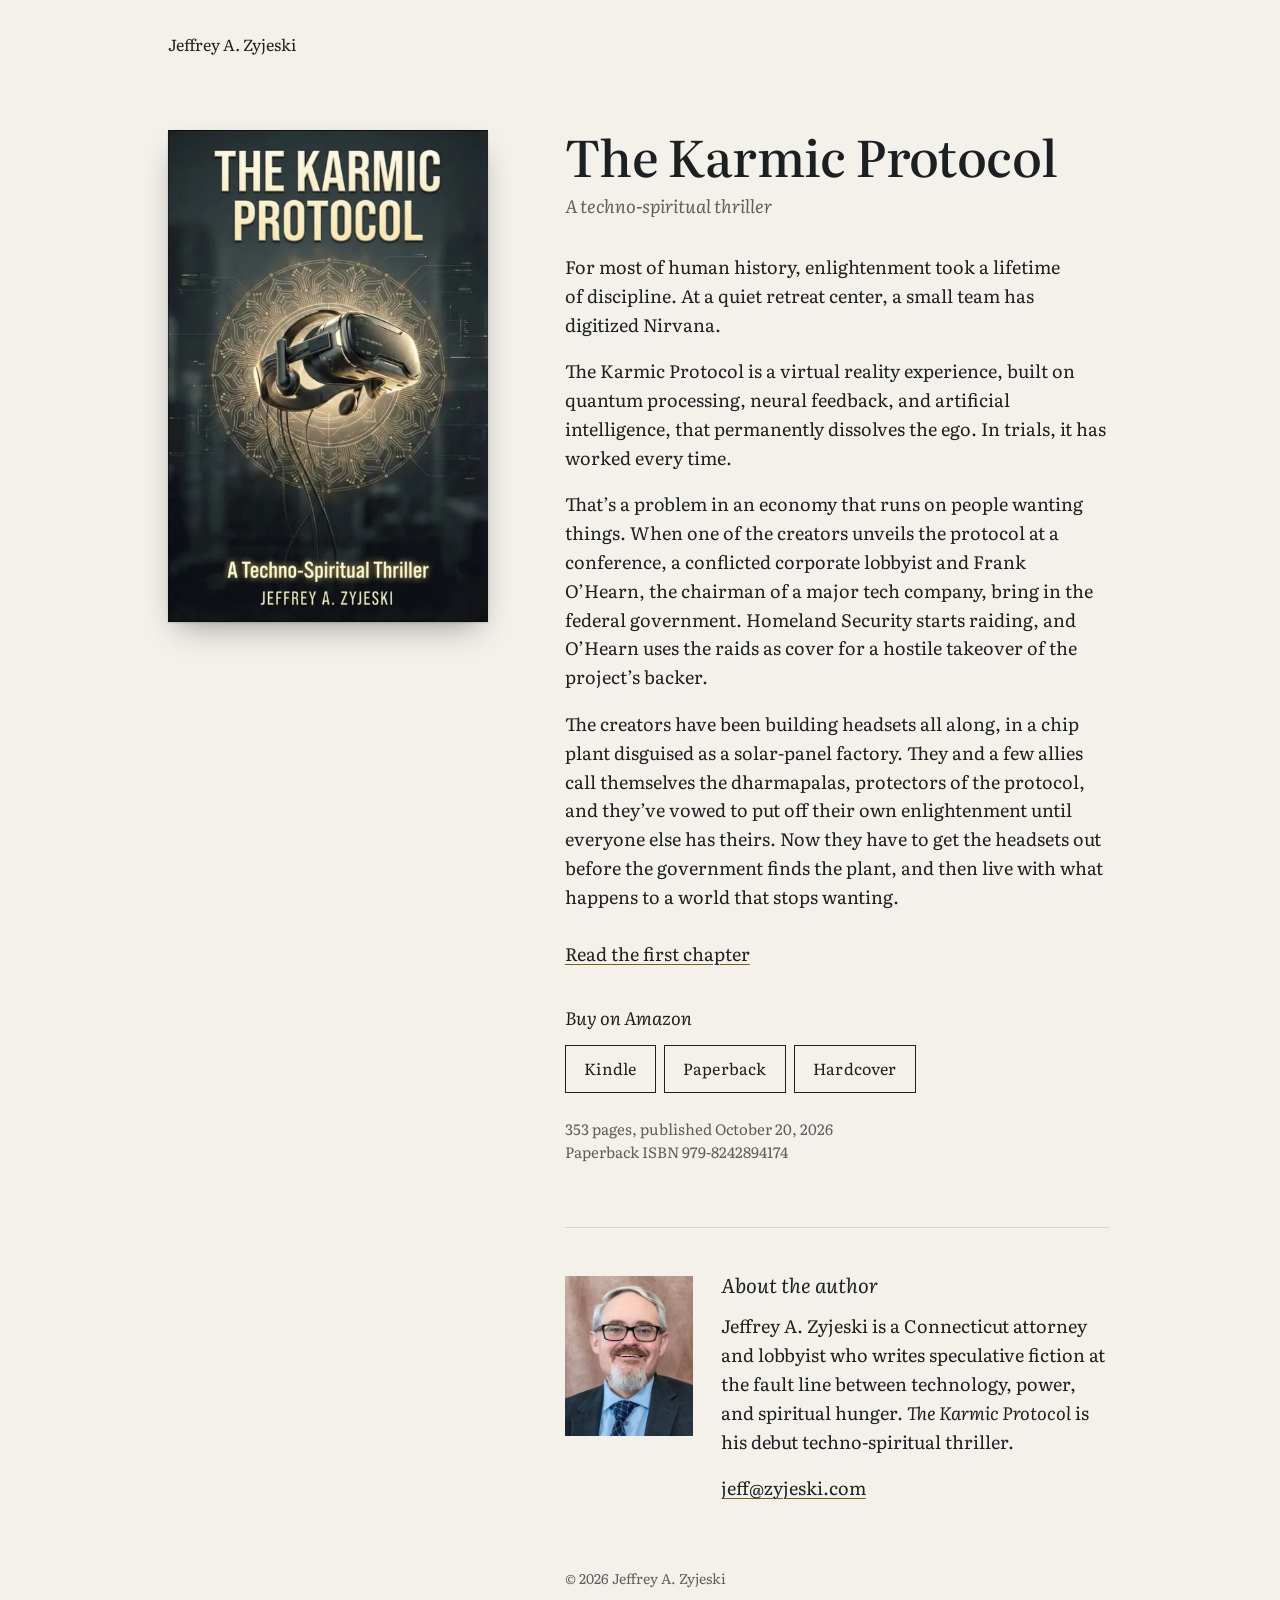
<file: index.html>
<!doctype html>
<html lang="en">
<head>
<meta charset="utf-8">
<meta name="viewport" content="width=device-width, initial-scale=1">
<title>The Karmic Protocol by Jeffrey A. Zyjeski</title>
<meta name="description" content="The Karmic Protocol, a techno-spiritual thriller by Jeffrey A. Zyjeski. A small team digitizes Nirvana, and the people who profit from desire want it gone.">
<link rel="canonical" href="https://www.thekarmicprotocol.com/">
<link rel="preload" href="/fonts/literata-latin-opsz-normal.woff2" as="font" type="font/woff2" crossorigin>
<link rel="stylesheet" href="/styles.css">
<link rel="icon" href="/favicon.ico" sizes="48x48">
<link rel="icon" href="/icon.png" type="image/png">
<link rel="apple-touch-icon" href="/apple-touch-icon.png">
<meta name="theme-color" content="#f4f1ea">

<meta property="og:type" content="book">
<meta property="og:site_name" content="The Karmic Protocol">
<meta property="og:title" content="The Karmic Protocol by Jeffrey A. Zyjeski">
<meta property="og:description" content="A small team digitizes Nirvana, and the people who profit from desire want it gone. A techno-spiritual thriller.">
<meta property="og:url" content="https://www.thekarmicprotocol.com/">
<meta property="og:image" content="https://www.thekarmicprotocol.com/og.jpg">
<meta property="og:image:width" content="1200">
<meta property="og:image:height" content="630">
<meta property="og:image:alt" content="Cover of The Karmic Protocol by Jeffrey A. Zyjeski">
<meta property="book:isbn" content="9798242894174">
<meta property="book:release_date" content="2026-10-20">
<meta name="twitter:card" content="summary_large_image">

<script type="application/ld+json">
{
  "@context": "https://schema.org",
  "@type": "Book",
  "name": "The Karmic Protocol",
  "author": {
    "@type": "Person",
    "name": "Jeffrey A. Zyjeski",
    "image": "https://www.thekarmicprotocol.com/images/author-600.jpg"
  },
  "inLanguage": "en",
  "genre": ["Science fiction", "Thriller"],
  "image": "https://www.thekarmicprotocol.com/images/cover-925.jpg",
  "url": "https://www.thekarmicprotocol.com/",
  "workExample": [
    {
      "@type": "Book",
      "bookFormat": "https://schema.org/EBook",
      "url": "https://www.amazon.com/dp/B0HM5BKGX6"
    },
    {
      "@type": "Book",
      "bookFormat": "https://schema.org/Paperback",
      "isbn": "9798242894174",
      "numberOfPages": 353,
      "datePublished": "2026-10-20",
      "url": "https://www.amazon.com/dp/B0HM5CNZNL"
    },
    {
      "@type": "Book",
      "bookFormat": "https://schema.org/Hardcover",
      "url": "https://www.amazon.com/dp/B0HM5FPMXP"
    }
  ]
}
</script>
</head>
<body>
<div class="page">

  <header class="site-header">
    <a href="/">Jeffrey A. Zyjeski</a>
  </header>

  <main class="layout">

    <figure class="cover">
      <picture>
        <source type="image/webp" srcset="/images/cover-460.webp 460w, /images/cover-700.webp 700w, /images/cover-925.webp 925w" sizes="(max-width: 50rem) 15rem, 20rem">
        <img src="/images/cover-700.jpg" srcset="/images/cover-460.jpg 460w, /images/cover-700.jpg 700w, /images/cover-925.jpg 925w" sizes="(max-width: 50rem) 15rem, 20rem" width="925" height="1424" alt="Cover of The Karmic Protocol by Jeffrey A. Zyjeski: a VR headset suspended in front of a gold circuit-board mandala.">
      </picture>
    </figure>

    <div class="book">
      <h1>The Karmic Protocol</h1>
      <p class="kind">A techno-spiritual thriller</p>

      <div class="blurb">
        <p>For most of human history, enlightenment took a lifetime of discipline. At a quiet retreat center, a small team has digitized Nirvana.</p>
        <p>The Karmic Protocol is a virtual reality experience, built on quantum processing, neural feedback, and artificial intelligence, that permanently dissolves the ego. In trials, it has worked every time.</p>
        <p>That’s a problem in an economy that runs on people wanting things. When one of the creators unveils the protocol at a conference, a conflicted corporate lobbyist and Frank O’Hearn, the chairman of a major tech company, bring in the federal government. Homeland Security starts raiding, and O’Hearn uses the raids as cover for a hostile takeover of the project’s backer.</p>
        <p>The creators have been building headsets all along, in a chip plant disguised as a solar-panel factory. They and a few allies call themselves the dharmapalas, protectors of the protocol, and they’ve vowed to put off their own enlightenment until everyone else has theirs. Now they have to get the headsets out before the government finds the plant, and then live with what happens to a world that stops wanting.</p>
      </div>

      <p class="read-link"><a href="/chapter-one">Read the first chapter</a></p>

      <div class="buy">
        <p class="buy-label">Buy on Amazon</p>
        <ul class="formats">
          <li><a href="https://www.amazon.com/dp/B0HM5BKGX6">Kindle</a></li>
          <li><a href="https://www.amazon.com/dp/B0HM5CNZNL">Paperback</a></li>
          <li><a href="https://www.amazon.com/dp/B0HM5FPMXP">Hardcover</a></li>
        </ul>
      </div>

      <p class="details">
        353 pages, published October 20, 2026<br>
        Paperback ISBN 979-8242894174
      </p>
    </div>

    <section class="author" aria-labelledby="about">
      <picture class="portrait">
        <source type="image/webp" srcset="/images/author-300.webp 300w, /images/author-600.webp 600w" sizes="8rem">
        <img src="/images/author-300.jpg" srcset="/images/author-300.jpg 300w, /images/author-600.jpg 600w" sizes="8rem" width="600" height="750" alt="Jeffrey A. Zyjeski" loading="lazy">
      </picture>
      <div class="author-text">
        <h2 id="about">About the author</h2>
        <p>Jeffrey A. Zyjeski is a Connecticut attorney and lobbyist who writes speculative fiction at the fault line between technology, power, and spiritual hunger. <cite>The Karmic Protocol</cite> is his debut techno-spiritual thriller.</p>
        <p class="contact"><a href="mailto:jeff@zyjeski.com">jeff@zyjeski.com</a></p>
      </div>
    </section>

    <footer class="site-footer">
      <p>© 2026 Jeffrey A. Zyjeski</p>
    </footer>

  </main>

</div>
</body>
</html>
</file>
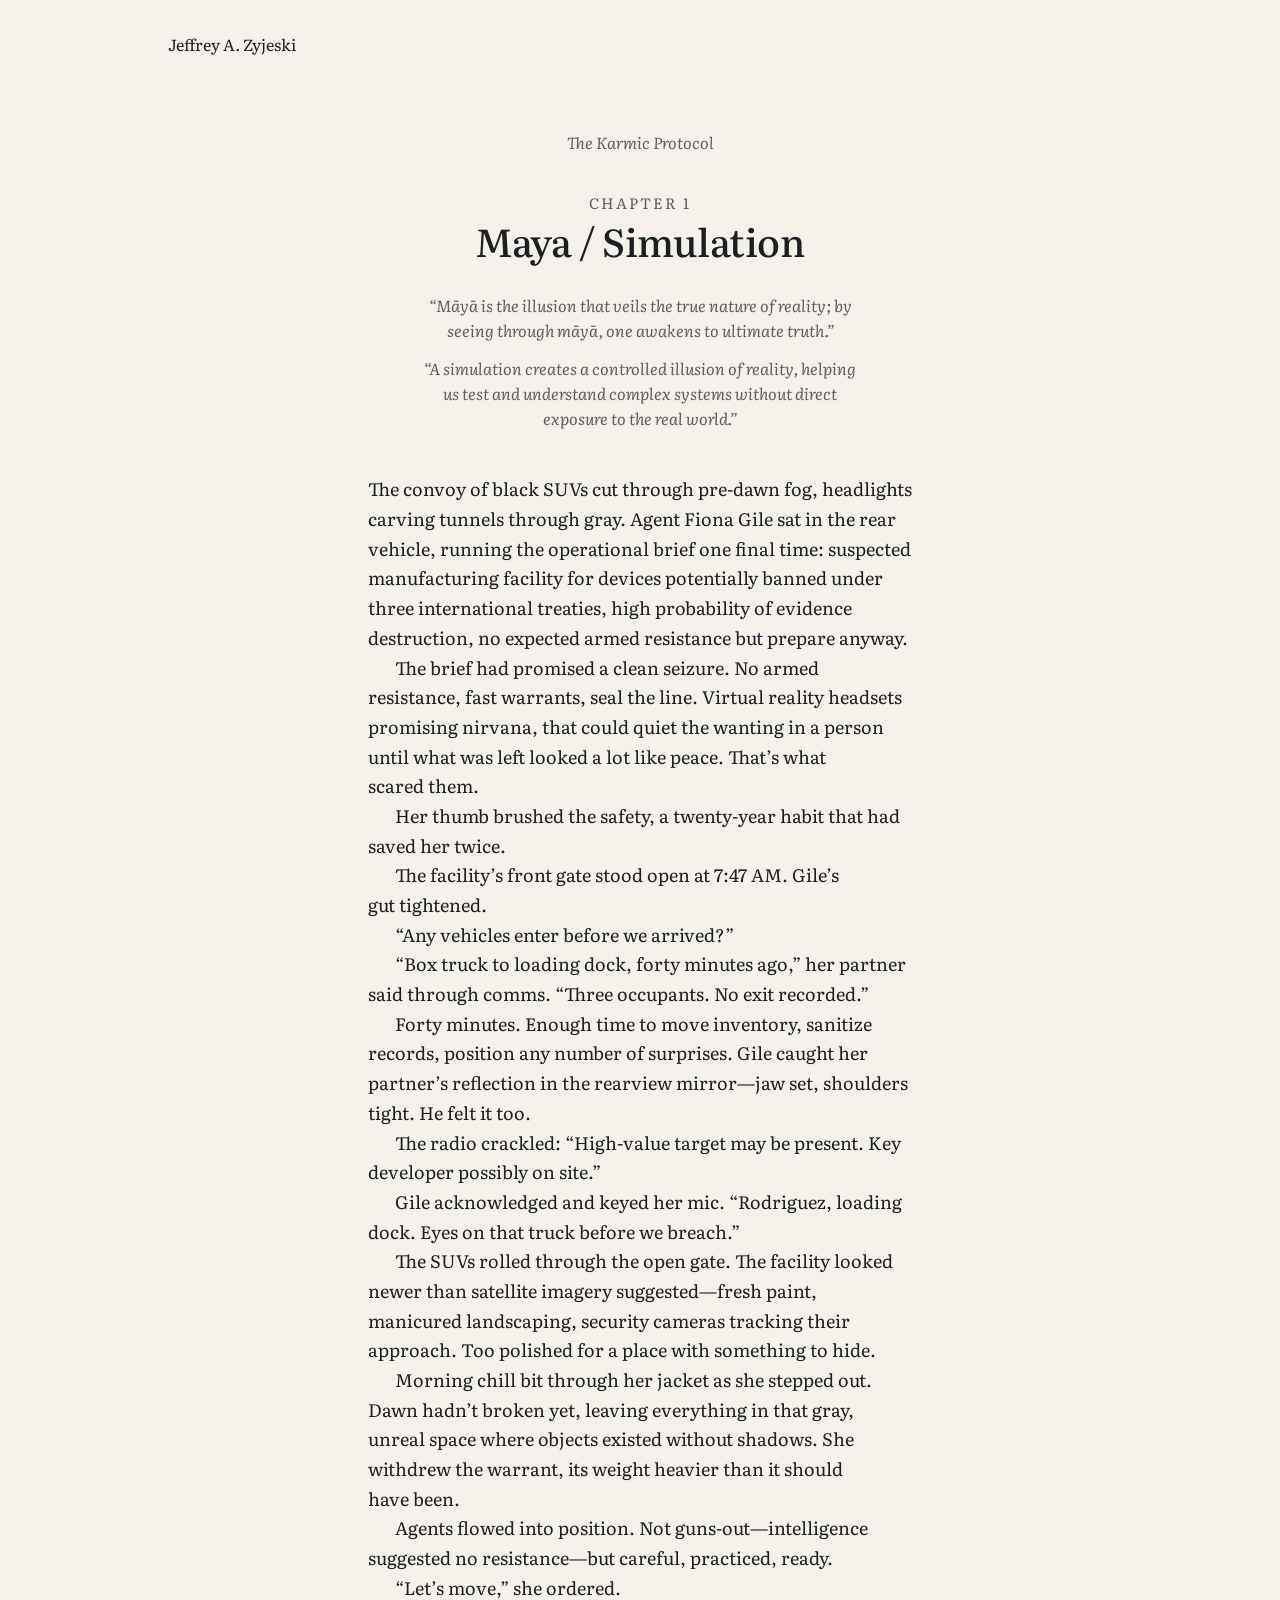
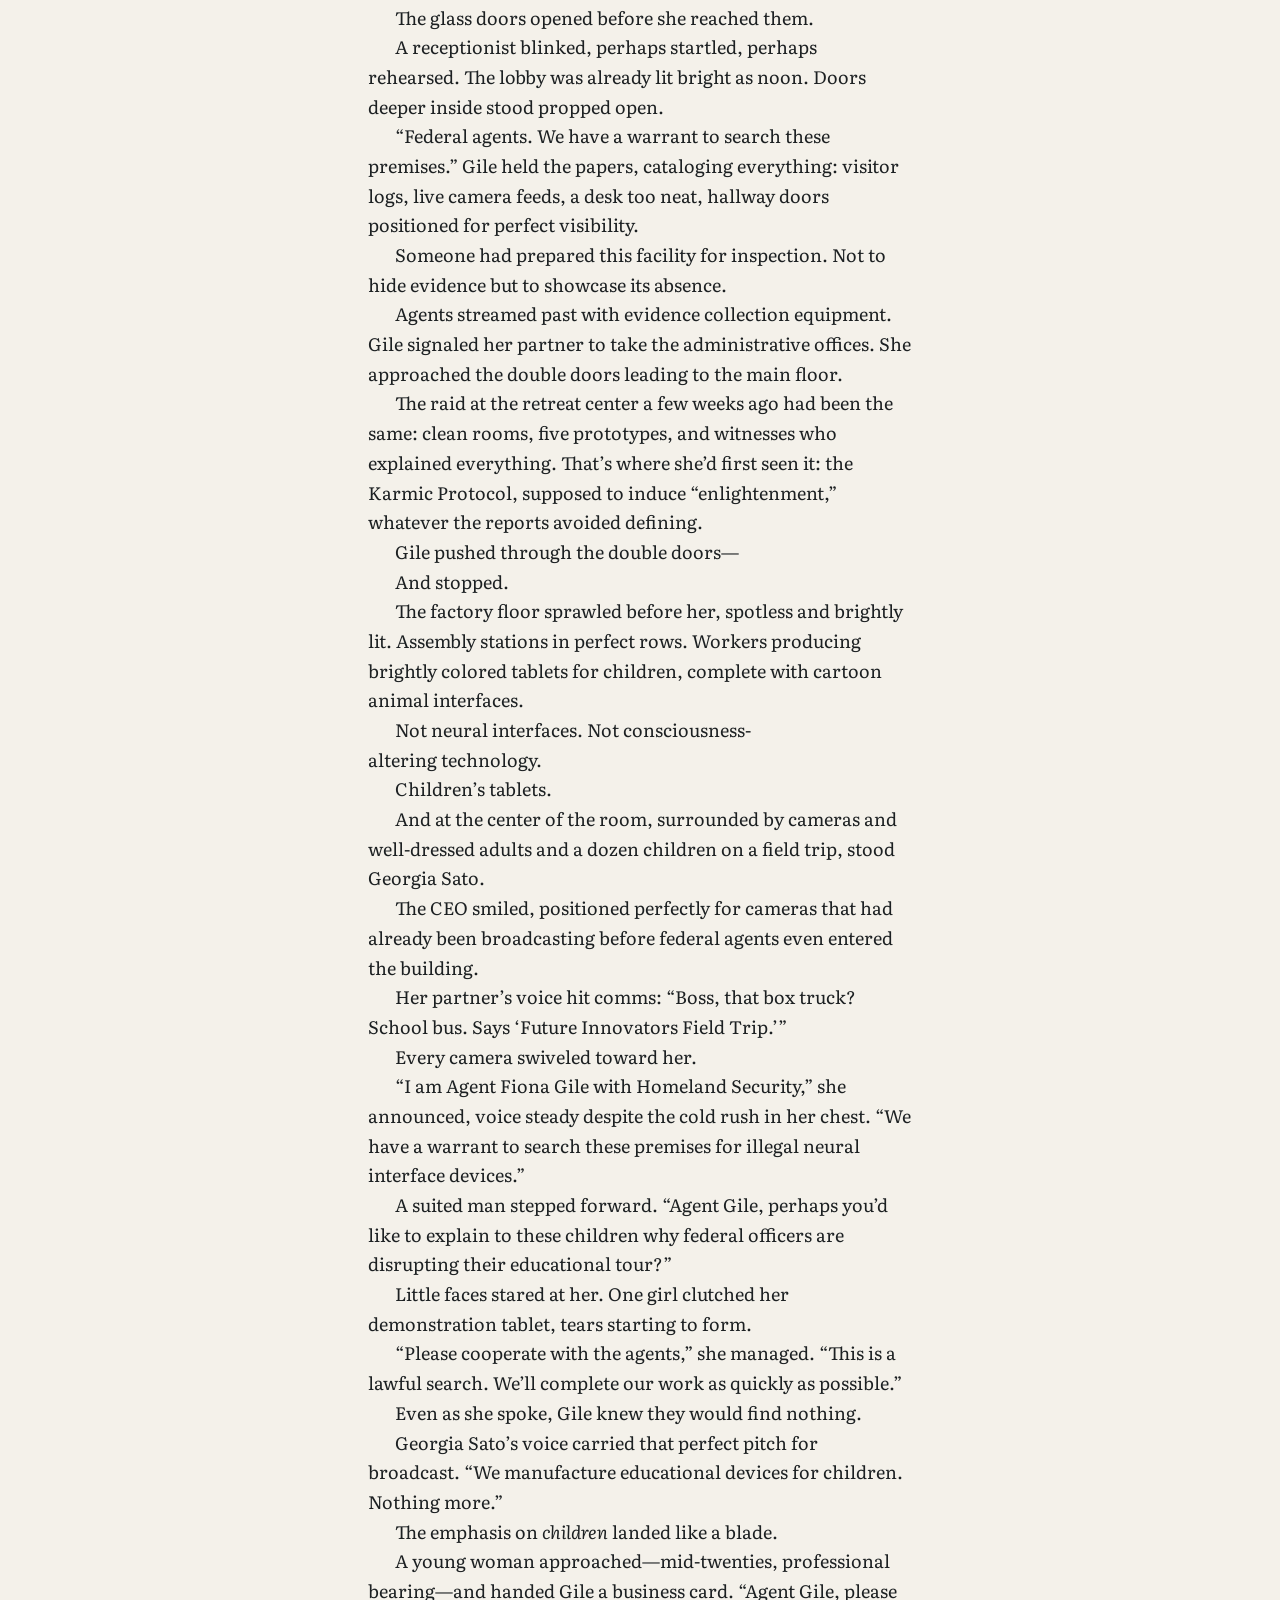
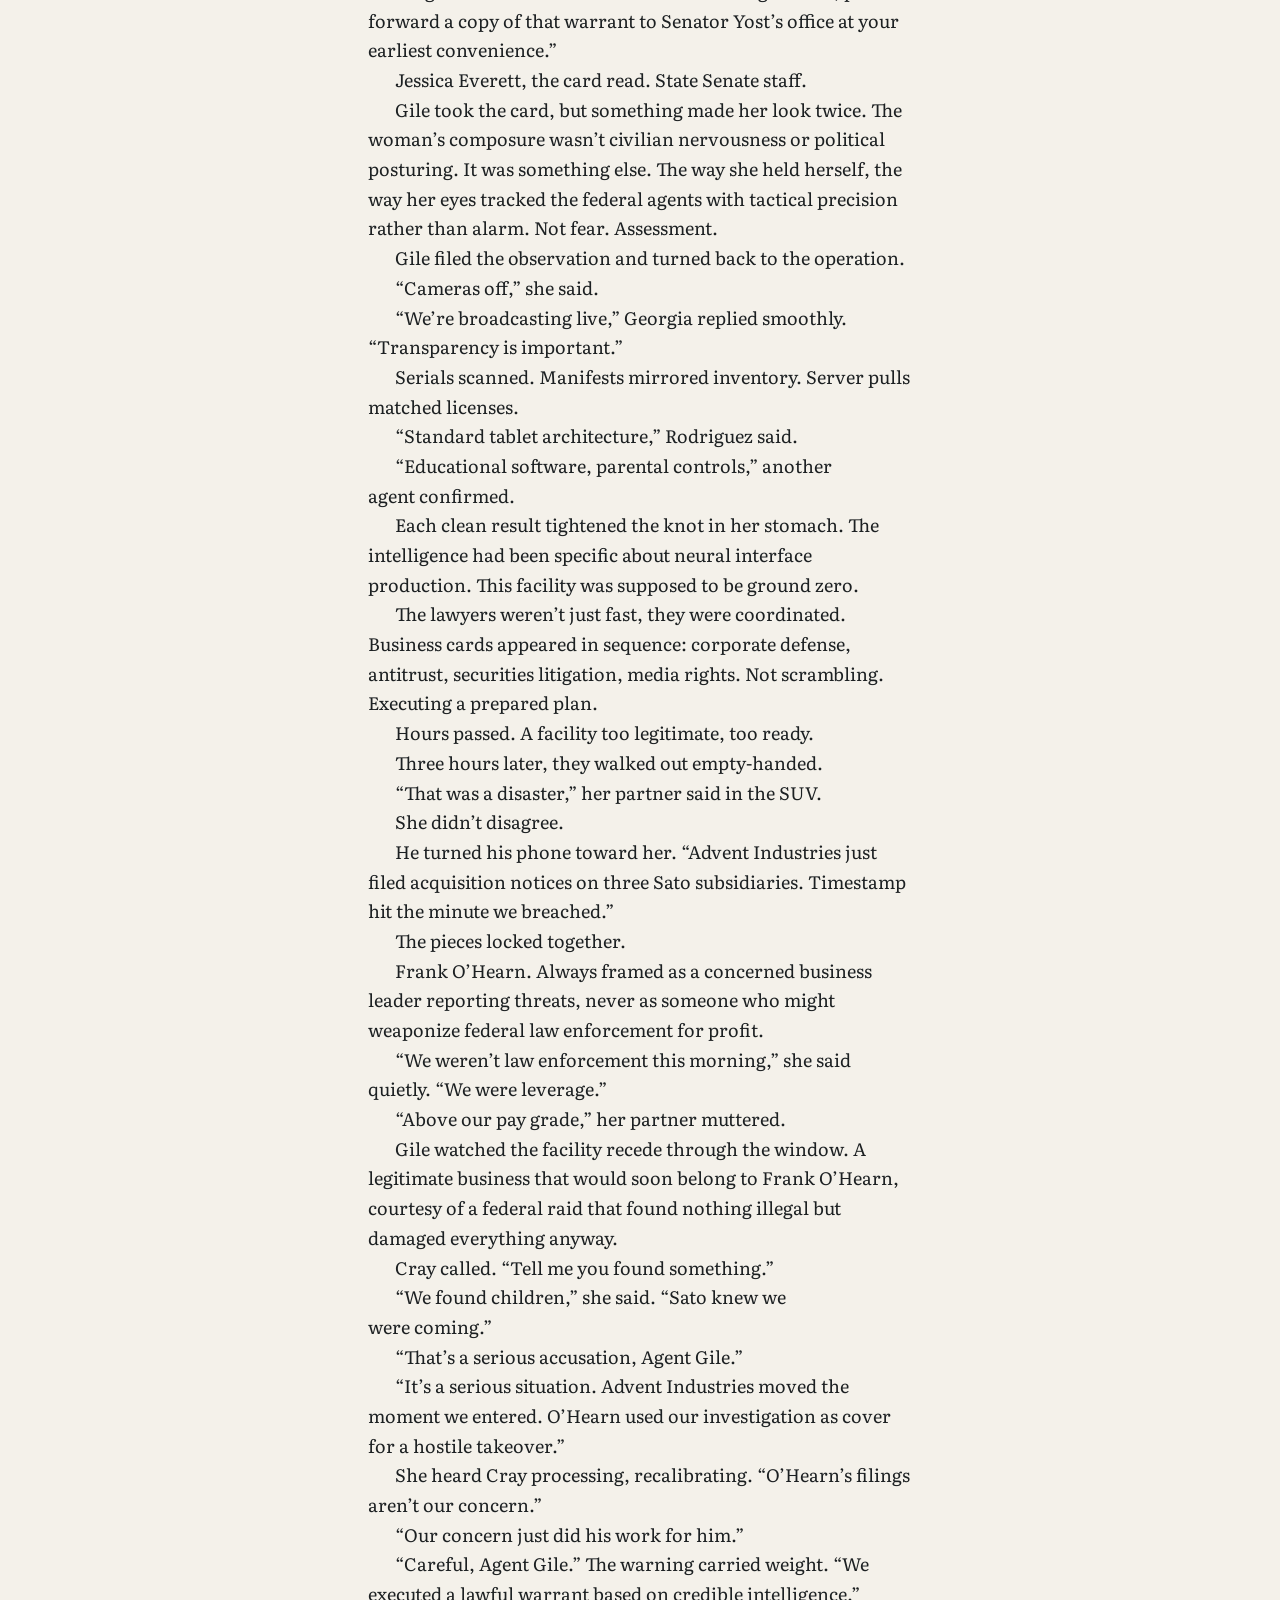
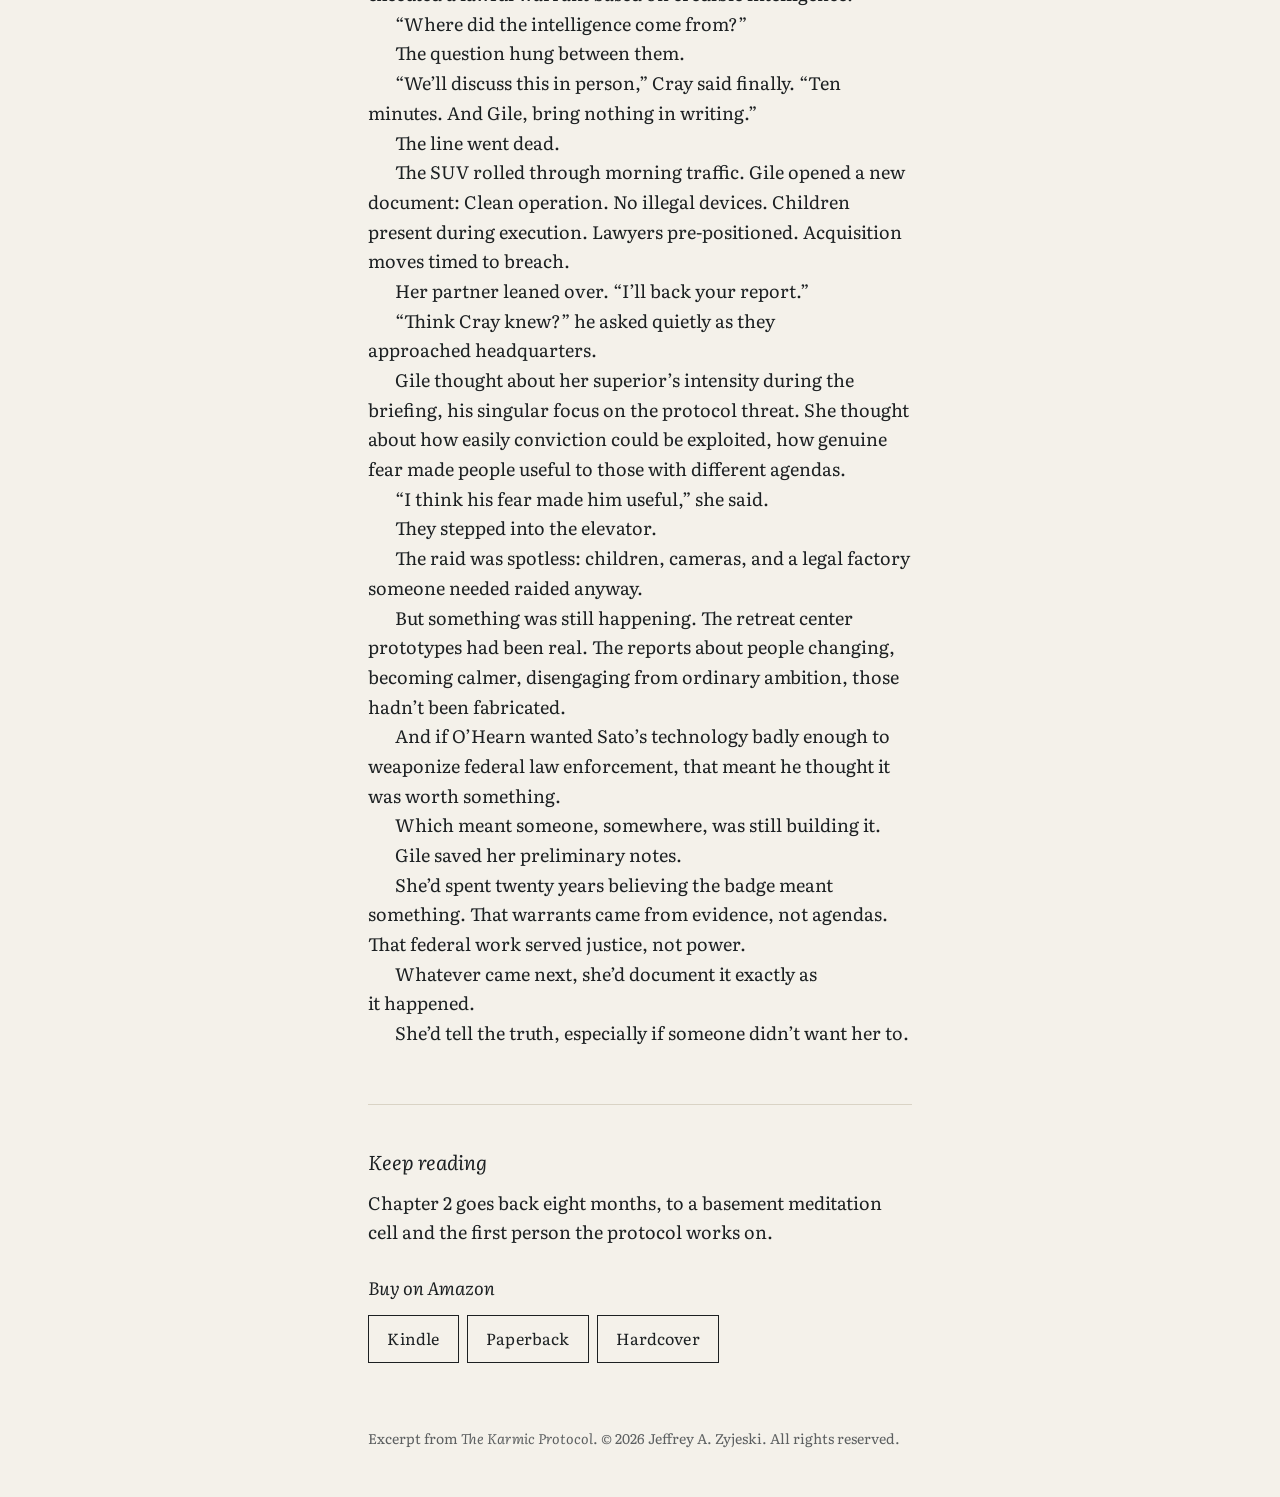
<file: chapter-one.html>
<!doctype html>
<html lang="en">
<head>
<meta charset="utf-8">
<meta name="viewport" content="width=device-width, initial-scale=1">
<title>Chapter 1 · The Karmic Protocol</title>
<meta name="description" content="Read the first chapter of The Karmic Protocol, a techno-spiritual thriller by Jeffrey A. Zyjeski.">
<link rel="canonical" href="https://www.thekarmicprotocol.com/chapter-one">
<link rel="preload" href="/fonts/literata-latin-opsz-normal.woff2" as="font" type="font/woff2" crossorigin>
<link rel="stylesheet" href="/styles.css">
<link rel="icon" href="/favicon.ico" sizes="48x48">
<link rel="icon" href="/icon.png" type="image/png">
<link rel="apple-touch-icon" href="/apple-touch-icon.png">
<meta name="theme-color" content="#f4f1ea">

<meta property="og:type" content="article">
<meta property="og:site_name" content="The Karmic Protocol">
<meta property="og:title" content="Chapter 1 of The Karmic Protocol">
<meta property="og:description" content="A federal raid on a factory that turns out to make children’s tablets. Read the opening chapter of Jeffrey A. Zyjeski’s techno-spiritual thriller.">
<meta property="og:url" content="https://www.thekarmicprotocol.com/chapter-one">
<meta property="og:image" content="https://www.thekarmicprotocol.com/og.jpg">
<meta property="og:image:width" content="1200">
<meta property="og:image:height" content="630">
<meta property="og:image:alt" content="Cover of The Karmic Protocol by Jeffrey A. Zyjeski">
<meta name="twitter:card" content="summary_large_image">
</head>
<body>
<div class="page">

  <header class="site-header">
    <a href="/">Jeffrey A. Zyjeski</a>
  </header>

  <main class="reading">

    <header class="chapter-head">
      <p class="from"><a href="/"><cite>The Karmic Protocol</cite></a></p>
      <h1><span class="chapter-number">Chapter 1</span> Maya / Simulation</h1>
      <div class="epigraphs">
        <p>“Māyā is the illusion that veils the true nature of reality; by seeing through māyā, one awakens to ultimate truth.”</p>
        <p>“A simulation creates a controlled illusion of reality, helping us test and understand complex systems without direct exposure to the real world.”</p>
      </div>
    </header>

    <article class="chapter-text">
        <p>The convoy of black SUVs cut through pre-dawn fog, headlights carving tunnels through gray. Agent Fiona Gile sat in the rear vehicle, running the operational brief one final time: suspected manufacturing facility for devices potentially banned under three international treaties, high probability of evidence destruction, no expected armed resistance but prepare anyway.</p>
        <p>The brief had promised a clean seizure. No armed resistance, fast warrants, seal the line. Virtual reality headsets promising nirvana, that could quiet the wanting in a person until what was left looked a lot like peace. That’s what scared them.</p>
        <p>Her thumb brushed the safety, a twenty-year habit that had saved her twice.</p>
        <p>The facility’s front gate stood open at 7:47 AM. Gile’s gut tightened.</p>
        <p>“Any vehicles enter before we arrived?”</p>
        <p>“Box truck to loading dock, forty minutes ago,” her partner said through comms. “Three occupants. No exit recorded.”</p>
        <p>Forty minutes. Enough time to move inventory, sanitize records, position any number of surprises. Gile caught her partner’s reflection in the rearview mirror—jaw set, shoulders tight. He felt it too.</p>
        <p>The radio crackled: “High-value target may be present. Key developer possibly on site.”</p>
        <p>Gile acknowledged and keyed her mic. “Rodriguez, loading dock. Eyes on that truck before we breach.”</p>
        <p>The SUVs rolled through the open gate. The facility looked newer than satellite imagery suggested—fresh paint, manicured landscaping, security cameras tracking their approach. Too polished for a place with something to hide.</p>
        <p>Morning chill bit through her jacket as she stepped out. Dawn hadn’t broken yet, leaving everything in that gray, unreal space where objects existed without shadows. She withdrew the warrant, its weight heavier than it should have been.</p>
        <p>Agents flowed into position. Not guns-out—intelligence suggested no resistance—but careful, practiced, ready.</p>
        <p>“Let’s move,” she ordered.</p>
        <p>The glass doors opened before she reached them.</p>
        <p>A receptionist blinked, perhaps startled, perhaps rehearsed. The lobby was already lit bright as noon. Doors deeper inside stood propped open.</p>
        <p>“Federal agents. We have a warrant to search these premises.” Gile held the papers, cataloging everything: visitor logs, live camera feeds, a desk too neat, hallway doors positioned for perfect visibility.</p>
        <p>Someone had prepared this facility for inspection. Not to hide evidence but to showcase its absence.</p>
        <p>Agents streamed past with evidence collection equipment. Gile signaled her partner to take the administrative offices. She approached the double doors leading to the main floor.</p>
        <p>The raid at the retreat center a few weeks ago had been the same: clean rooms, five prototypes, and witnesses who explained everything. That’s where she’d first seen it: the Karmic Protocol, supposed to induce “enlightenment,” whatever the reports avoided defining.</p>
        <p>Gile pushed through the double doors—</p>
        <p>And stopped.</p>
        <p>The factory floor sprawled before her, spotless and brightly lit. Assembly stations in perfect rows. Workers producing brightly colored tablets for children, complete with cartoon animal interfaces.</p>
        <p>Not neural interfaces. Not consciousness-altering technology.</p>
        <p>Children’s tablets.</p>
        <p>And at the center of the room, surrounded by cameras and well-dressed adults and a dozen children on a field trip, stood Georgia Sato.</p>
        <p>The CEO smiled, positioned perfectly for cameras that had already been broadcasting before federal agents even entered the building.</p>
        <p>Her partner’s voice hit comms: “Boss, that box truck? School bus. Says ‘Future Innovators Field Trip.’”</p>
        <p>Every camera swiveled toward her.</p>
        <p>“I am Agent Fiona Gile with Homeland Security,” she announced, voice steady despite the cold rush in her chest. “We have a warrant to search these premises for illegal neural interface devices.”</p>
        <p>A suited man stepped forward. “Agent Gile, perhaps you’d like to explain to these children why federal officers are disrupting their educational tour?”</p>
        <p>Little faces stared at her. One girl clutched her demonstration tablet, tears starting to form.</p>
        <p>“Please cooperate with the agents,” she managed. “This is a lawful search. We’ll complete our work as quickly as possible.”</p>
        <p>Even as she spoke, Gile knew they would find nothing.</p>
        <p>Georgia Sato’s voice carried that perfect pitch for broadcast. “We manufacture educational devices for children. Nothing more.”</p>
        <p>The emphasis on <em>children</em> landed like a blade.</p>
        <p>A young woman approached—mid-twenties, professional bearing—and handed Gile a business card. “Agent Gile, please forward a copy of that warrant to Senator Yost’s office at your earliest convenience.”</p>
        <p>Jessica Everett, the card read. State Senate staff.</p>
        <p>Gile took the card, but something made her look twice. The woman’s composure wasn’t civilian nervousness or political posturing. It was something else. The way she held herself, the way her eyes tracked the federal agents with tactical precision rather than alarm. Not fear. Assessment.</p>
        <p>Gile filed the observation and turned back to the operation.</p>
        <p>“Cameras off,” she said.</p>
        <p>“We’re broadcasting live,” Georgia replied smoothly. “Transparency is important.”</p>
        <p>Serials scanned. Manifests mirrored inventory. Server pulls matched licenses.</p>
        <p>“Standard tablet architecture,” Rodriguez said.</p>
        <p>“Educational software, parental controls,” another agent confirmed.</p>
        <p>Each clean result tightened the knot in her stomach. The intelligence had been specific about neural interface production. This facility was supposed to be ground zero.</p>
        <p>The lawyers weren’t just fast, they were coordinated. Business cards appeared in sequence: corporate defense, antitrust, securities litigation, media rights. Not scrambling. Executing a prepared plan.</p>
        <p>Hours passed. A facility too legitimate, too ready.</p>
        <p>Three hours later, they walked out empty-handed.</p>
        <p>“That was a disaster,” her partner said in the SUV.</p>
        <p>She didn’t disagree.</p>
        <p>He turned his phone toward her. “Advent Industries just filed acquisition notices on three Sato subsidiaries. Timestamp hit the minute we breached.”</p>
        <p>The pieces locked together.</p>
        <p>Frank O’Hearn. Always framed as a concerned business leader reporting threats, never as someone who might weaponize federal law enforcement for profit.</p>
        <p>“We weren’t law enforcement this morning,” she said quietly. “We were leverage.”</p>
        <p>“Above our pay grade,” her partner muttered.</p>
        <p>Gile watched the facility recede through the window. A legitimate business that would soon belong to Frank O’Hearn, courtesy of a federal raid that found nothing illegal but damaged everything anyway.</p>
        <p>Cray called. “Tell me you found something.”</p>
        <p>“We found children,” she said. “Sato knew we were coming.”</p>
        <p>“That’s a serious accusation, Agent Gile.”</p>
        <p>“It’s a serious situation. Advent Industries moved the moment we entered. O’Hearn used our investigation as cover for a hostile takeover.”</p>
        <p>She heard Cray processing, recalibrating. “O’Hearn’s filings aren’t our concern.”</p>
        <p>“Our concern just did his work for him.”</p>
        <p>“Careful, Agent Gile.” The warning carried weight. “We executed a lawful warrant based on credible intelligence.”</p>
        <p>“Where did the intelligence come from?”</p>
        <p>The question hung between them.</p>
        <p>“We’ll discuss this in person,” Cray said finally. “Ten minutes. And Gile, bring nothing in writing.”</p>
        <p>The line went dead.</p>
        <p>The SUV rolled through morning traffic. Gile opened a new document: Clean operation. No illegal devices. Children present during execution. Lawyers pre-positioned. Acquisition moves timed to breach.</p>
        <p>Her partner leaned over. “I’ll back your report.”</p>
        <p>“Think Cray knew?” he asked quietly as they approached headquarters.</p>
        <p>Gile thought about her superior’s intensity during the briefing, his singular focus on the protocol threat. She thought about how easily conviction could be exploited, how genuine fear made people useful to those with different agendas.</p>
        <p>“I think his fear made him useful,” she said.</p>
        <p>They stepped into the elevator.</p>
        <p>The raid was spotless: children, cameras, and a legal factory someone needed raided anyway.</p>
        <p>But something was still happening. The retreat center prototypes had been real. The reports about people changing, becoming calmer, disengaging from ordinary ambition, those hadn’t been fabricated.</p>
        <p>And if O’Hearn wanted Sato’s technology badly enough to weaponize federal law enforcement, that meant he thought it was worth something.</p>
        <p>Which meant someone, somewhere, was still building it.</p>
        <p>Gile saved her preliminary notes.</p>
        <p>She’d spent twenty years believing the badge meant something. That warrants came from evidence, not agendas. That federal work served justice, not power.</p>
        <p>Whatever came next, she’d document it exactly as it happened.</p>
        <p>She’d tell the truth, especially if someone didn’t want her to.</p>
    </article>

    <section class="chapter-end" aria-labelledby="keep-reading">
      <h2 id="keep-reading">Keep reading</h2>
      <p>Chapter 2 goes back eight months, to a basement meditation cell and the first person the protocol works on.</p>
      <div class="buy">
        <p class="buy-label">Buy on Amazon</p>
        <ul class="formats">
          <li><a href="https://www.amazon.com/dp/B0HM5BKGX6">Kindle</a></li>
          <li><a href="https://www.amazon.com/dp/B0HM5CNZNL">Paperback</a></li>
          <li><a href="https://www.amazon.com/dp/B0HM5FPMXP">Hardcover</a></li>
        </ul>
      </div>
    </section>

    <footer class="site-footer">
      <p>Excerpt from <cite>The Karmic Protocol</cite>. © 2026 Jeffrey A. Zyjeski. All rights reserved.</p>
    </footer>

  </main>

</div>
</body>
</html>
</file>
<file: styles.css>
@font-face {
  font-family: "Literata";
  src: url("/fonts/literata-latin-opsz-normal.woff2") format("woff2");
  font-weight: 200 900;
  font-style: normal;
  font-display: swap;
}

@font-face {
  font-family: "Literata";
  src: url("/fonts/literata-latin-opsz-italic.woff2") format("woff2");
  font-weight: 200 900;
  font-style: italic;
  font-display: swap;
}

/* Colors are taken from the cover: the charcoal of the background and the
   gold of the title, darkened enough to read on paper. */
:root {
  --paper: #f4f1ea;
  --ink: #1c2022;
  --muted: #5c5f60;
  --rule: #d9d3c5;
  --gold: #7a5c22;
  --cover-col: 20rem;
  --measure: 34rem;
}

*,
*::before,
*::after {
  box-sizing: border-box;
}

html {
  -webkit-text-size-adjust: 100%;
  text-size-adjust: 100%;
}

body {
  margin: 0;
  background: var(--paper);
  color: var(--ink);
  font-family: "Literata", Georgia, "Times New Roman", serif;
  font-size: 1.125rem;
  line-height: 1.6;
  font-optical-sizing: auto;
  font-kerning: normal;
  text-rendering: optimizeLegibility;
}

::selection {
  background: #e8dbb4;
}

a {
  color: inherit;
  text-decoration-color: var(--gold);
  text-decoration-thickness: 1px;
  text-underline-offset: 0.18em;
}

a:hover {
  text-decoration-color: currentColor;
}

a:focus-visible {
  outline: 2px solid var(--gold);
  outline-offset: 3px;
}

p {
  margin: 0;
  text-wrap: pretty;
}

.page {
  max-width: 62rem;
  margin: 0 auto;
  padding: 0 1.5rem;
}

.site-header {
  padding-top: 2rem;
  font-size: 1rem;
}

.site-header a {
  text-decoration: none;
}

.layout {
  display: grid;
  grid-template-columns: minmax(0, var(--cover-col)) minmax(0, var(--measure));
  grid-template-areas:
    "cover  book"
    ".      author"
    ".      footer";
  column-gap: clamp(2.5rem, 6vw, 5rem);
  align-items: start;
  padding-top: clamp(2.5rem, 7vw, 4.5rem);
}

.cover {
  grid-area: cover;
  margin: 0;
}

.cover img {
  display: block;
  width: 100%;
  height: auto;
  box-shadow:
    0 1px 2px rgba(20, 24, 26, 0.14),
    0 14px 30px -10px rgba(20, 24, 26, 0.4);
}

.book {
  grid-area: book;
}

h1 {
  margin: 0;
  font-size: clamp(2.25rem, 4.4vw, 3.15rem);
  font-weight: 500;
  line-height: 1.05;
  letter-spacing: -0.012em;
  text-wrap: balance;
}

.kind {
  margin: 0.6rem 0 2rem;
  color: var(--muted);
  font-style: italic;
}

.blurb p + p {
  margin-top: 1em;
}

.buy {
  margin-top: 2.25rem;
}

.buy-label {
  margin-bottom: 0.75rem;
  font-style: italic;
}

.formats {
  display: flex;
  flex-wrap: wrap;
  gap: 0.5rem;
  margin: 0;
  padding: 0;
  list-style: none;
}

.formats a {
  display: block;
  padding: 0.6rem 1.15rem 0.65rem;
  border: 1px solid var(--ink);
  font-size: 1rem;
  letter-spacing: 0.01em;
  text-decoration: none;
}

.formats a:hover {
  background: var(--ink);
  color: var(--paper);
}

.details {
  margin-top: 1.5rem;
  color: var(--muted);
  font-size: 0.9375rem;
  line-height: 1.55;
  font-variant-numeric: lining-nums;
}

.author {
  grid-area: author;
  display: grid;
  grid-template-columns: 8rem minmax(0, 1fr);
  column-gap: 1.75rem;
  align-items: start;
  margin-top: 4rem;
  padding-top: 2.5rem;
  border-top: 1px solid var(--rule);
}

.portrait {
  margin-top: 0.45rem;
}

.portrait img {
  display: block;
  width: 100%;
  height: auto;
}

.contact {
  margin-top: 1em;
}

h2 {
  margin: 0 0 0.75rem;
  font-size: 1.25rem;
  font-weight: 400;
  font-style: italic;
}

.site-footer {
  grid-area: footer;
  padding: 4rem 0 3rem;
  color: var(--muted);
  font-size: 0.875rem;
}

.read-link {
  margin-top: 1.75rem;
}

/* Chapter excerpt */
.reading {
  max-width: var(--measure);
  margin: 0 auto;
  padding-top: clamp(2.5rem, 7vw, 4.5rem);
}

.chapter-head {
  margin-bottom: 2.75rem;
  text-align: center;
}

.from {
  margin-bottom: 2.5rem;
  color: var(--muted);
  font-size: 1rem;
}

.from a {
  text-decoration: none;
}

.from a:hover {
  text-decoration: underline;
  text-decoration-color: var(--gold);
}

.chapter-head h1 {
  font-size: clamp(1.75rem, 4.5vw, 2.4rem);
}

.chapter-number {
  display: block;
  margin-bottom: 0.6rem;
  color: var(--muted);
  font-size: 0.9375rem;
  font-weight: 400;
  letter-spacing: 0.14em;
  text-transform: uppercase;
}

.epigraphs {
  max-width: 27rem;
  margin: 2rem auto 0;
  color: var(--muted);
  font-size: 1rem;
  font-style: italic;
  line-height: 1.55;
}

.epigraphs p + p {
  margin-top: 0.85rem;
}

.chapter-text {
  line-height: 1.65;
}

.chapter-text p + p {
  text-indent: 1.5em;
}

.chapter-end {
  margin-top: 3.5rem;
  padding-top: 2.5rem;
  border-top: 1px solid var(--rule);
}

.chapter-end .buy {
  margin-top: 1.75rem;
}

/* 404 page */
.missing {
  grid-area: book;
}

.missing p + p {
  margin-top: 1em;
}

@media (max-width: 50rem) {
  .layout {
    grid-template-columns: minmax(0, 1fr);
    grid-template-areas:
      "cover"
      "book"
      "author"
      "footer";
    padding-top: 2rem;
  }

  .cover {
    width: min(15rem, 70%);
    margin-bottom: 2.5rem;
  }

  .author {
    grid-template-columns: minmax(0, 1fr);
    margin-top: 3rem;
  }

  .portrait {
    width: 8rem;
    margin: 0 0 1.5rem;
  }

  .formats a {
    padding-inline: 0.85rem;
  }
}

@media print {
  .buy {
    display: none;
  }

  .cover img {
    box-shadow: none;
  }
}
</file>
